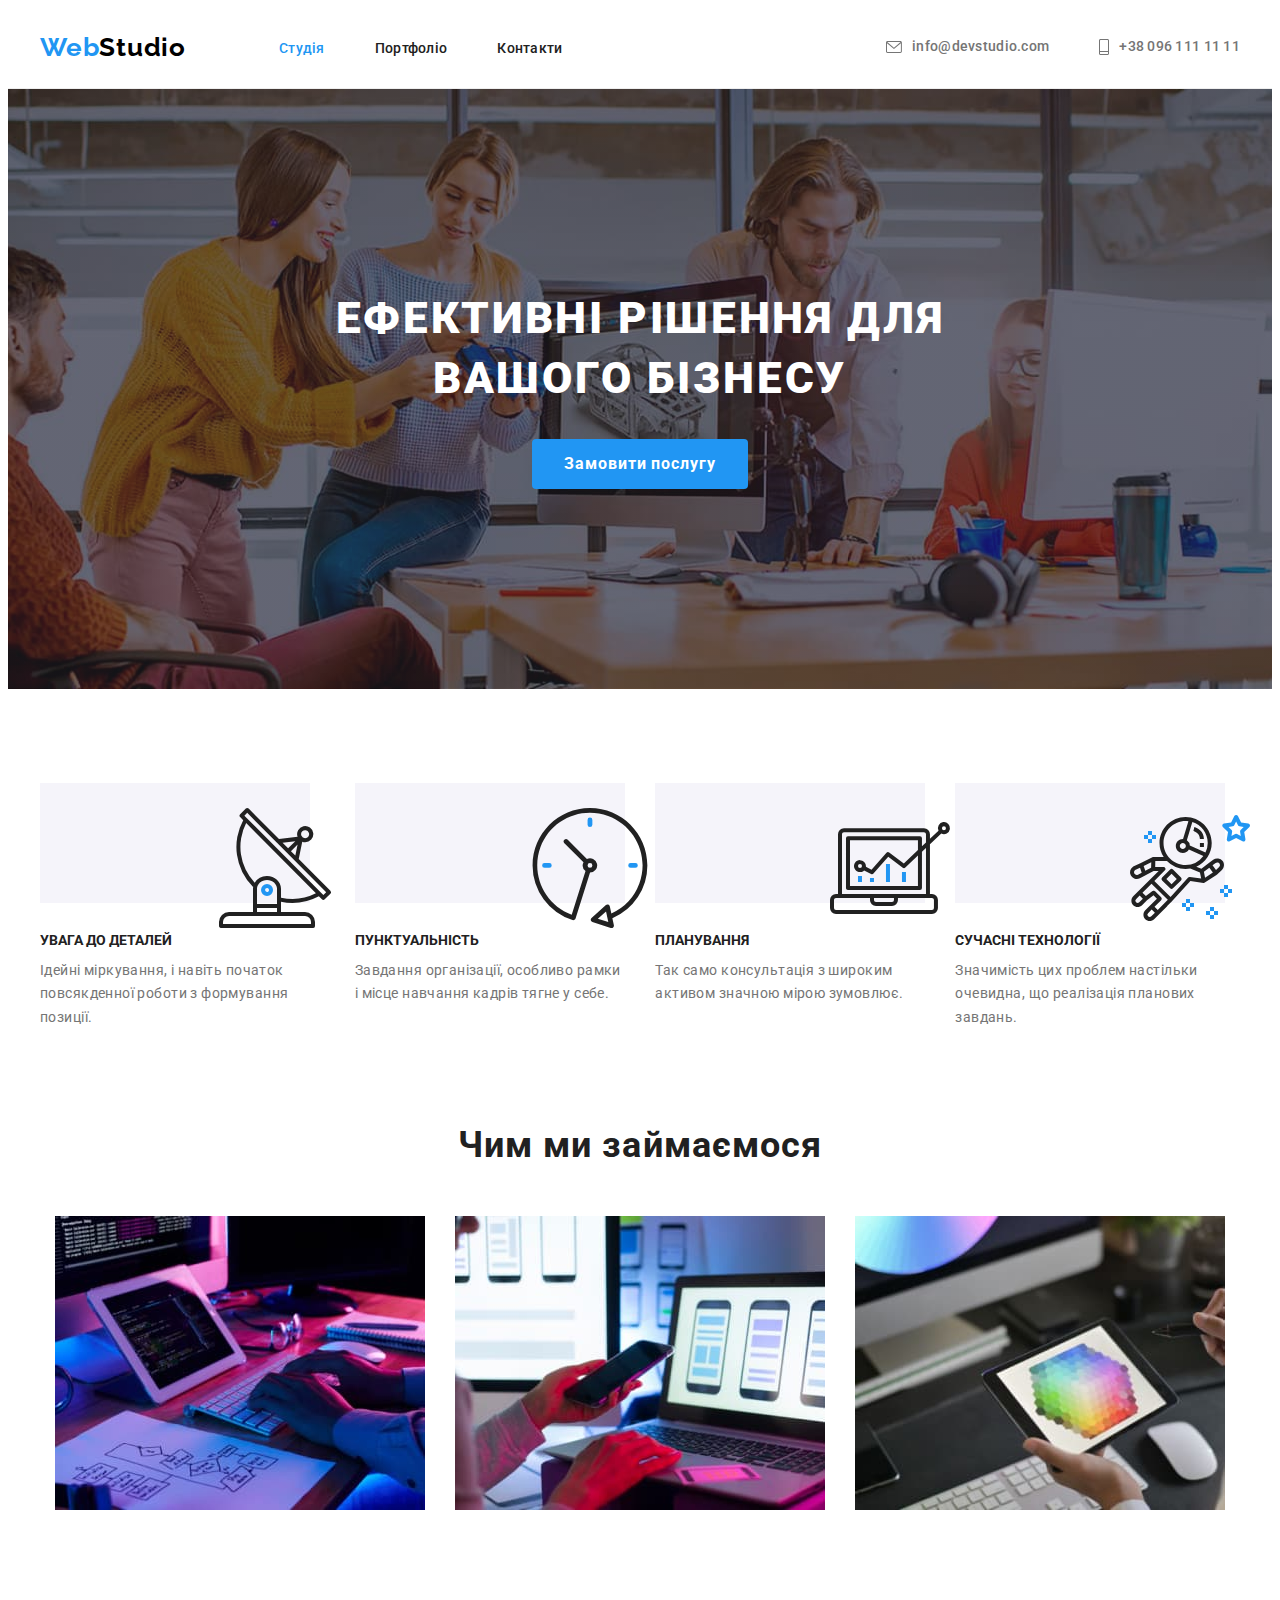
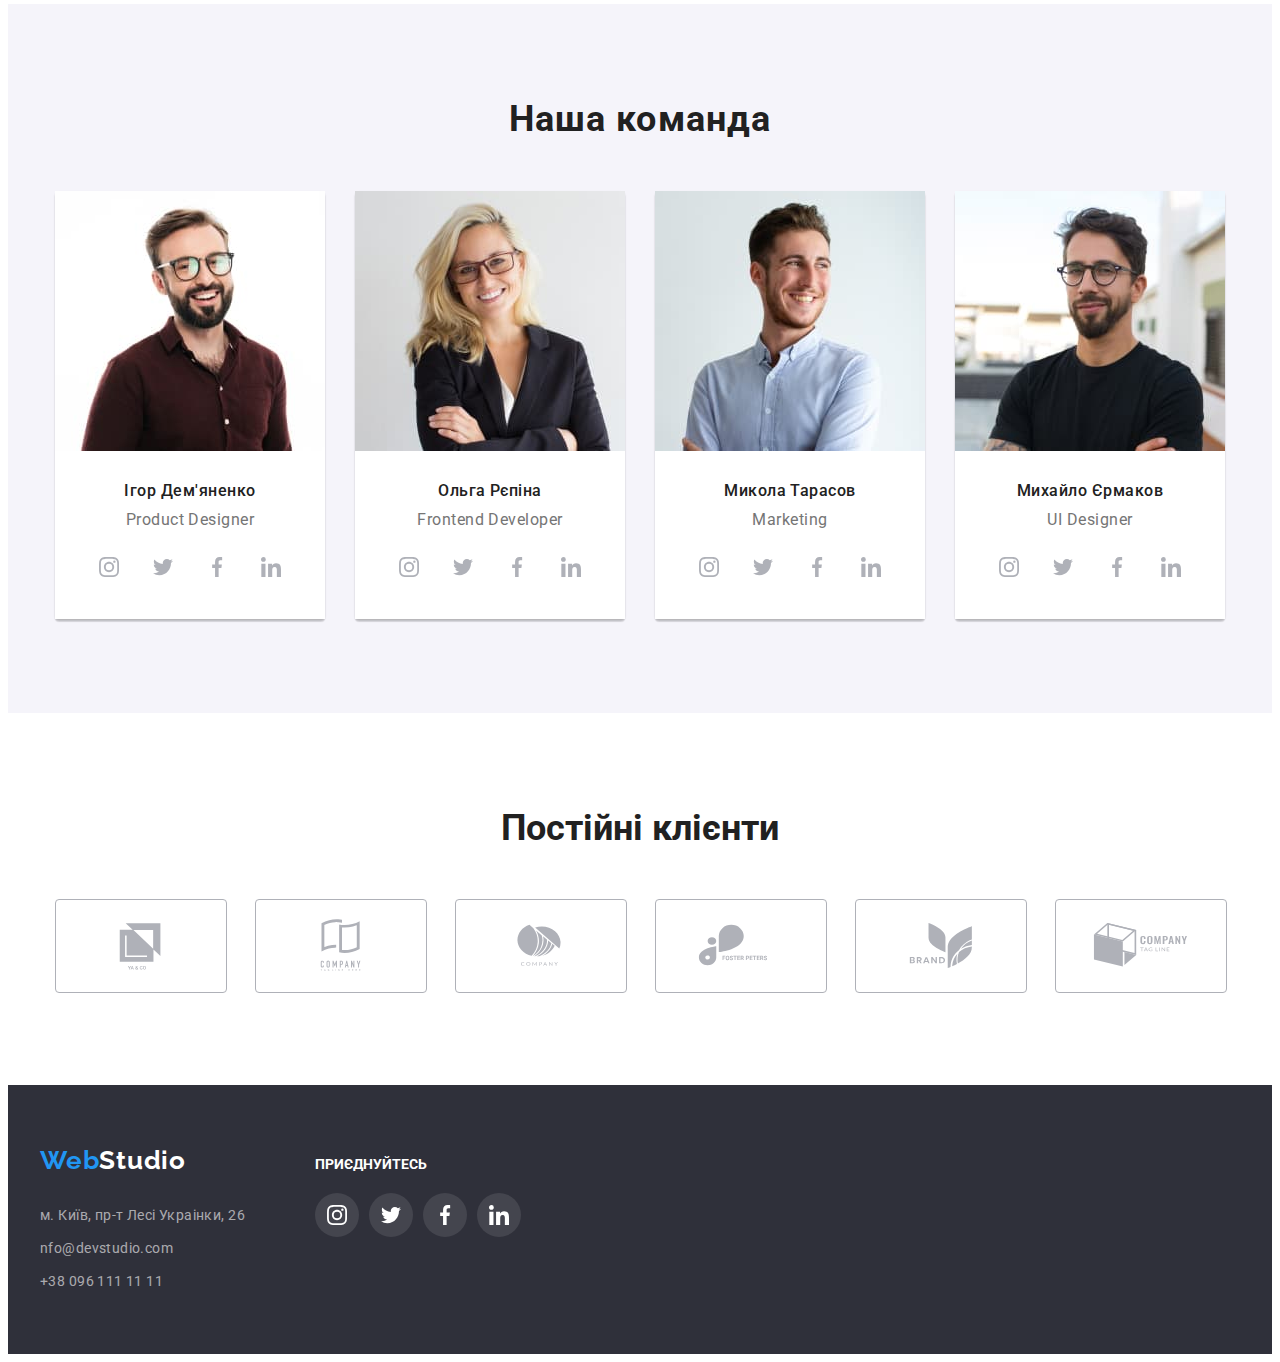
<file: index.html>
<!DOCTYPE html>
<html lang="uk">
<head>
    <meta charset="UTF-8">
    <meta http-equiv="X-UA-Compatible" content="IE=edge">
    <meta name="viewport" content="width=device-width, initial-scale=1.0">
    <title>Головна</title>
    <link rel="preconnect" href="https://fonts.googleapis.com" />
    <link rel="preconnect" href="https://fonts.gstatic.com" crossorigin />
    <link 
    href="https://fonts.googleapis.com/css2?family=Raleway:wght@700&family=Roboto:wght@400;500;700;900&display=swap" 
    rel="stylesheet">

    <link 
    rel="stylesheet" 
    href="https://cdnjs.cloudflare.com/ajax/libs/modern-normalize/1.1.0/modern-normalize.min.css" 
    integrity="sha512-wpPYUAdjBVSE4KJnH1VR1HeZfpl1ub8YT/NKx4PuQ5NmX2tKuGu6U/JRp5y+Y8XG2tV+wKQpNHVUX03MfMFn9Q==" 
    crossorigin="anonymous" referrerpolicy="no-referrer" />

    <link rel="stylesheet" href="./css/styles.css" />

</head>


<body>

    <!-- header -->

  
    <header class="header"> 
        
        <div class="container header-container">
            <a class="header-logo" href="#">
                <span class=" header-logo-web">Web</span>Studio</a>
         
         <nav class="navigation">           
            <ul class="header-nav">
                <li><a class="header-nav-link current" href="./index.html">Студія</a></li>
                <li><a class="header-nav-link" href="./portfolio.html">Портфоліо</a></li>
                <li><a class="header-nav-link" href="#">Контакти</a></li>
            </ul>
         </nav>

         <ul class="header-contacts">
            <li>
                <a class="header-contact" href="mailto:info@devstudio.com">
                <svg class="icon-mail" width="16" height="12">
                    <use href="./images/icons.svg#icon-envelope"></use>
                </svg>info@devstudio.com</a>
    
            </li>
            <li>

                <a class="header-contact" href="tel:+380961111111">
                    <svg class="icon-tel" width="10" height="16">
                        <use href="./images/icons.svg#icon-iconphone"></use>
                    </svg>+38 096 111 11 11</a>

            </li>
        </ul>

        </div>
        
     
    </header>

    <main>

      <!-- hero -->

        <section class="hero">
            <div class="container hero-container">
                <h1 class="hero-title">
                    Ефективні рішення для вашого бізнесу
                </h1>
                <button type="button" class="hero-btn btn">
                    Замовити послугу
                </button>                
            </div>            
        </section>

        <!-- description -->
        <section class="description">
            <div class="container description-container">
                <h2 hidden>description</h2>
            
          <ul class="description-list">
            <li class="description-list-item">
                <div class="description-wrapper-icon">                <svg class="description-icon" width="70" height="70">
                    <use href="./images/icons.svg#icon-antenna"></use>
                </svg>
                </div>

                <h3 class="description-subtitle">УВАГА ДО ДЕТАЛЕЙ</h3>
                <p class="description-text">Ідейні міркування, і навіть початок повсякденної роботи з формування позиції.</p>
            </li>
            <li class="description-list-item">
                <div class="description-wrapper-icon">                <svg class="description-icon" width="70" height="70">
                    <use href="./images/icons.svg#icon-clock"></use>
                </svg>
                </div>

                <h3 class="description-subtitle">ПУНКТУАЛЬНІСТЬ</h3>
                <p class="description-text">Завдання організації, особливо рамки і місце навчання кадрів тягне у себе.</p>
            </li>
            <li class="description-list-item">
                <div class="description-wrapper-icon">                <svg class="description-icon" width="70" height="70">
                    <use href="./images/icons.svg#icon-diagram"></use>
                </svg>
                </div>

                <h3 class="description-subtitle">ПЛАНУВАННЯ</h3>
                <p class="description-text">Так само консультація з широким активом значною мірою зумовлює.</p>
            </li>
            <li class="description-list-item">
                <div class="description-wrapper-icon">                <svg class="description-icon" width="70" height="70">
                    <use href="./images/icons.svg#icon-astronaut"></use>
                </svg>
                </div>

                <h3 class="description-subtitle">СУЧАСНІ ТЕХНОЛОГІЇ</h3>
                <p class="description-text">Значимість цих проблем настільки очевидна, що реалізація планових завдань.</p>
            </li>
          </ul>  
            </div>                     
        </section>

        <!-- about -->

        <section class="about">
            <div class="container about-container">
                <h2 class="about-subtitle">Чим ми займаємося</h2>
                <ul class="about-list">
                  <li class="about-list-item">
                    <img src="./images/img1.jpg" alt="комп'ютер" width="370" height="294">
                  </li>  
                  <li class="about-list-item">
                    <img src="./images/img2.jpg" alt="телефон" width="370" height="294">
                  </li>
                  <li class="about-list-item">
                    <img src="./images/img3.jpg" alt="планшет" width="370" height="294">
                  </li>
                </ul>
            </div>
           
        </section>

        <!-- team -->

        <section class="team" id="team">
            <div class="container team-container">
                <h2 class="team-subtitle">Наша команда</h2>

            <ul class= "team-list">

                <li class="team-item">
                    <img src="./images/igor.jpg" alt="наш дизайнер" width="270" height="260">

                    <div class="team-item-border">
                        <h3 class="team-member"> Ігор Дем'яненко</h3>
                        <p class="team-text">Product Designer</p> 
                        <ul class="team-soc-list">
                            <li class="team-soc-item">
                                <a class="team-soc-link link" href="#" target="_blank" rel="norefferer noopener">
                                    <svg class="team-soc-icon" width="20" height="20">
                                        <use href="./images/icons.svg#icon-instagram"></use>
                                    </svg>
                                </a>
                            </li>
                            <li class="team-soc-item">
                                <a class="team-soc-link link" href="#" target="_blank" rel="norefferer noopener">
                                    <svg class="team-soc-icon" width="20" height="20">
                                        <use href="./images/icons.svg#icon-twitter"></use>
                                    </svg>
                                </a>
                            </li>
                            <li class="team-soc-item">
                                <a class="team-soc-link link" href="#" target="_blank" rel="norefferer noopener">
                                    <svg class="team-soc-icon" width="20" height="20">
                                        <use href="./images/icons.svg#icon-facebook"></use>
                                    </svg>
                                </a>
                            </li>
                            <li class="team-soc-item">
                                <a class="team-soc-link link" href="#" target="_blank" rel="norefferer noopener">
                                    <svg class="team-soc-icon" width="20" height="20">
                                        <use href="./images/icons.svg#icon-linkedin"></use>
                                    </svg>
                                </a>
                            </li>
                        </ul> 
                    </div>
                
                    
                </li>
                <li class="team-item">
                    <img src="./images/olha.jpg" alt="наш розробник" width="270" height="260">
                    <div class="team-item-border">
                        <h3 class="team-member">Ольга Рєпіна</h3>
                        <p class="team-text"> Frontend Developer</p>
                        <ul class="team-soc-list">
                            <li class="team-soc-item">
                                <a class="team-soc-link link" href="#" target="_blank" rel="norefferer noopener">
                                    <svg class="team-soc-icon" width="20" height="20">
                                        <use href="./images/icons.svg#icon-instagram"></use>
                                    </svg>
                                </a>
                            </li>
                            <li class="team-soc-item">
                                <a class="team-soc-link link" href="#" target="_blank" rel="norefferer noopener">
                                    <svg class="team-soc-icon" width="20" height="20">
                                        <use href="./images/icons.svg#icon-twitter"></use>
                                    </svg>
                                </a>
                            </li>
                            <li class="team-soc-item">
                                <a class="team-soc-link link" href="#" target="_blank" rel="norefferer noopener">
                                    <svg class="team-soc-icon" width="20" height="20">
                                        <use href="./images/icons.svg#icon-facebook"></use>
                                    </svg>
                                </a>
                            </li>
                            <li class="team-soc-item">
                                <a class="team-soc-link link" href="#" target="_blank" rel="norefferer noopener">
                                    <svg class="team-soc-icon" width="20" height="20">
                                        <use href="./images/icons.svg#icon-linkedin"></use>
                                    </svg>
                                </a>
                            </li>
                        </ul> 
                    </div>

                   
                </li>
                <li class="team-item">
                    <img src="./images/mykola.jpg" alt="наш маркетолог" width="270" height="260">
                    <div class="team-item-border">
                        <h3 class="team-member">Микола Тарасов</h3>
                        <p class="team-text">Marketing</p>
                        <ul class="team-soc-list">
                            <li class="team-soc-item">
                                <a class="team-soc-link link" href="#" target="_blank" rel="norefferer noopener">
                                    <svg class="team-soc-icon" width="20" height="20">
                                        <use href="./images/icons.svg#icon-instagram"></use>
                                    </svg>
                                </a>
                            </li>
                            <li class="team-soc-item">
                                <a class="team-soc-link link" href="#" target="_blank" rel="norefferer noopener">
                                    <svg class="team-soc-icon" width="20" height="20">
                                        <use href="./images/icons.svg#icon-twitter"></use>
                                    </svg>
                                </a>
                            </li>
                            <li class="team-soc-item">
                                <a class="team-soc-link link" href="#" target="_blank" rel="norefferer noopener">
                                    <svg class="team-soc-icon" width="20" height="20">
                                        <use href="./images/icons.svg#icon-facebook"></use>
                                    </svg>
                                </a>
                            </li>
                            <li class="team-soc-item">
                                <a class="team-soc-link link" href="#" target="_blank" rel="norefferer noopener">
                                    <svg class="team-soc-icon" width="20" height="20">
                                        <use href="./images/icons.svg#icon-linkedin"></use>
                                    </svg>
                                </a>
                            </li>
                        </ul>  
                    </div>
                  
                    
                </li>
                <li class="team-item">
                    <img src="./images/mychailo.jpg" alt="наш дизайнер" width="270" height="260">
                    <div class="team-item-border">
                        <h3 class="team-member">Михайло Єрмаков</h3>
                        <p class="team-text">UI Designer</p>
                        <ul class="team-soc-list">
                            <li class="team-soc-item">
                                <a class="team-soc-link link" href="#" target="_blank" rel="norefferer noopener">
                                    <svg class="team-soc-icon" width="20" height="20">
                                        <use href="./images/icons.svg#icon-instagram"></use>
                                    </svg>
                                </a>
                            </li>
                            <li class="team-soc-item">
                                <a class="team-soc-link link" href="#" target="_blank" rel="norefferer noopener">
                                    <svg class="team-soc-icon" width="20" height="20">
                                        <use href="./images/icons.svg#icon-twitter"></use>
                                    </svg>
                                </a>
                            </li>
                            <li class="team-soc-item">
                                <a class="team-soc-link link" href="#" target="_blank" rel="norefferer noopener">
                                    <svg class="team-soc-icon" width="20" height="20">
                                        <use href="./images/icons.svg#icon-facebook"></use>
                                    </svg>
                                </a>
                            </li>
                            <li class="team-soc-item">
                                <a class="team-soc-link link" href="#" target="_blank" rel="norefferer noopener">
                                    <svg class="team-soc-icon" width="20" height="20">
                                        <use href="./images/icons.svg#icon-linkedin"></use>
                                    </svg>
                                </a>
                            </li>
                        </ul> 
                    </div>

                    
                </li>
            </ul>
            </div>
            
        </section>

<!-- clients -->
        <section class="clients">
            <div class="container clients-container">
                <h2 class="clients-subtitle">Постійні клієнти</h2>

                <ul class="clients-list">

                    <li class="clients-list-item">
                        <a class="clients-list-link" href="#" target="_blank" rel="norefferer noopener">
                            <svg class="clients-list-icon" width="106" height="60">
                            <use href="./images/icons.svg#icon-Logo1"></use>
                        </svg></a>
    
                    </li>
                    <li class="clients-list-item">
                        <a class="clients-list-link" href="#" target="_blank" rel="norefferer noopener">
                            <svg class="clients-list-icon" width="106" height="60">
                                <use href="./images/icons.svg#icon-Logo2" ></use>
                            </svg>
                        </a>

                    </li>
                    <li class="clients-list-item">
                        <a class="clients-list-link" href="#" target="_blank" rel="norefferer noopener">
                            <svg class="clients-list-icon" width="106" height="60">
                                <use href="./images/icons.svg#icon-Logo3"></use>
                            </svg>
                        </a>

                    </li>
                    <li class="clients-list-item">
                        <a class="clients-list-link" href="#" target="_blank" rel="norefferer noopener">
                            <svg class="clients-list-icon" width="106" height="60">
                                <use href="./images/icons.svg#icon-Logo4"></use>
                            </svg>
                        </a>

                    </li>
                    <li class="clients-list-item">
                        <a class="clients-list-link" href="#" target="_blank" rel="norefferer noopener">
                            <svg class="clients-list-icon" width="106" height="60">
                                <use href="./images/icons.svg#icon-Logo5"></use>
                            </svg>
                        </a>

                    </li>
                    <li class="clients-list-item">
                        <a class="clients-list-link" href="#" target="_blank" rel="norefferer noopener">
                            <svg class="clients-list-icon" width="106" height="60">
                                <use href="./images/icons.svg#icon-Logo6"></use>
                            </svg>
                        </a>

                    </li>
                </ul>
            </div>

        </section>
    </main>
    
    <!-- footer -->

    <footer class="contacts">
        
        <div class="container footer-container"><a href="./index.htm" class="footer-logo">
            <div class="footer-address">
                <span class="footer-logo-web">Web</span>Studio
                <address class="contacts-address">
        
                    <ul>
                    <li class="contacts-address-item">
                        <a class= "contacts-link"
                         href="https://goo.gl/maps/CPtrU1FHBa2aNyZL9" target="_blank" rel="noopener norefferer">м. Київ, пр-т Лесі Украінки, 26
                        </a>
                    
                    </li>
                    <li class="contacts-address-item">
                        <a 
                        class="contacts-mail"
                        href="mailto:nfo@devstudio.com">nfo@devstudio.com
                        </a>
                    </li>
                    <li class="contacts-address-item">
                        <a 
                        class="contacts-phone"
                        href="tel:+380961111111" >+38 096 111 11 11
                        </a>
                    </li>
                    </ul>
                </address>
            </div>


        <div class="footer-soc">
            <span class="footer-soc-uptitle">приєднуйтесь</span>
            <ul class="footer-soc-list">
                <li class="footer-soc-item">
                    <a class="footer-soc-link link" href="#" target="_blank" rel="norefferer noopener">
                        <svg class="footer-soc-icon" width="20" height="20">
                            <use href="./images/icons.svg#icon-instagram"></use>
                        </svg>
                    </a>
                </li>
                <li class="footer-soc-item">
                    <a class="footer-soc-link link" href="#" target="_blank" rel="norefferer noopener">
                        <svg class="footer-soc-icon" width="20" height="20">
                            <use href="./images/icons.svg#icon-twitter"></use>
                        </svg>
                    </a>
                </li>
                <li class="footer-soc-item">
                    <a class="footer-soc-link link" href="#" target="_blank" rel="norefferer noopener">
                        <svg class="footer-soc-icon" width="20" height="20">
                            <use href="./images/icons.svg#icon-facebook"></use>
                        </svg>
                    </a>
                </li>
                <li class="footer-soc-item">
                    <a class="footer-soc-link link" href="#" target="_blank" rel="norefferer noopener">
                        <svg class="footer-soc-icon" width="20" height="20">
                            <use href="./images/icons.svg#icon-linkedin"></use>
                        </svg>
                    </a>
                </li>
            </ul> 

        </div>
    </div>
</footer>

</body>
</html>
</file>
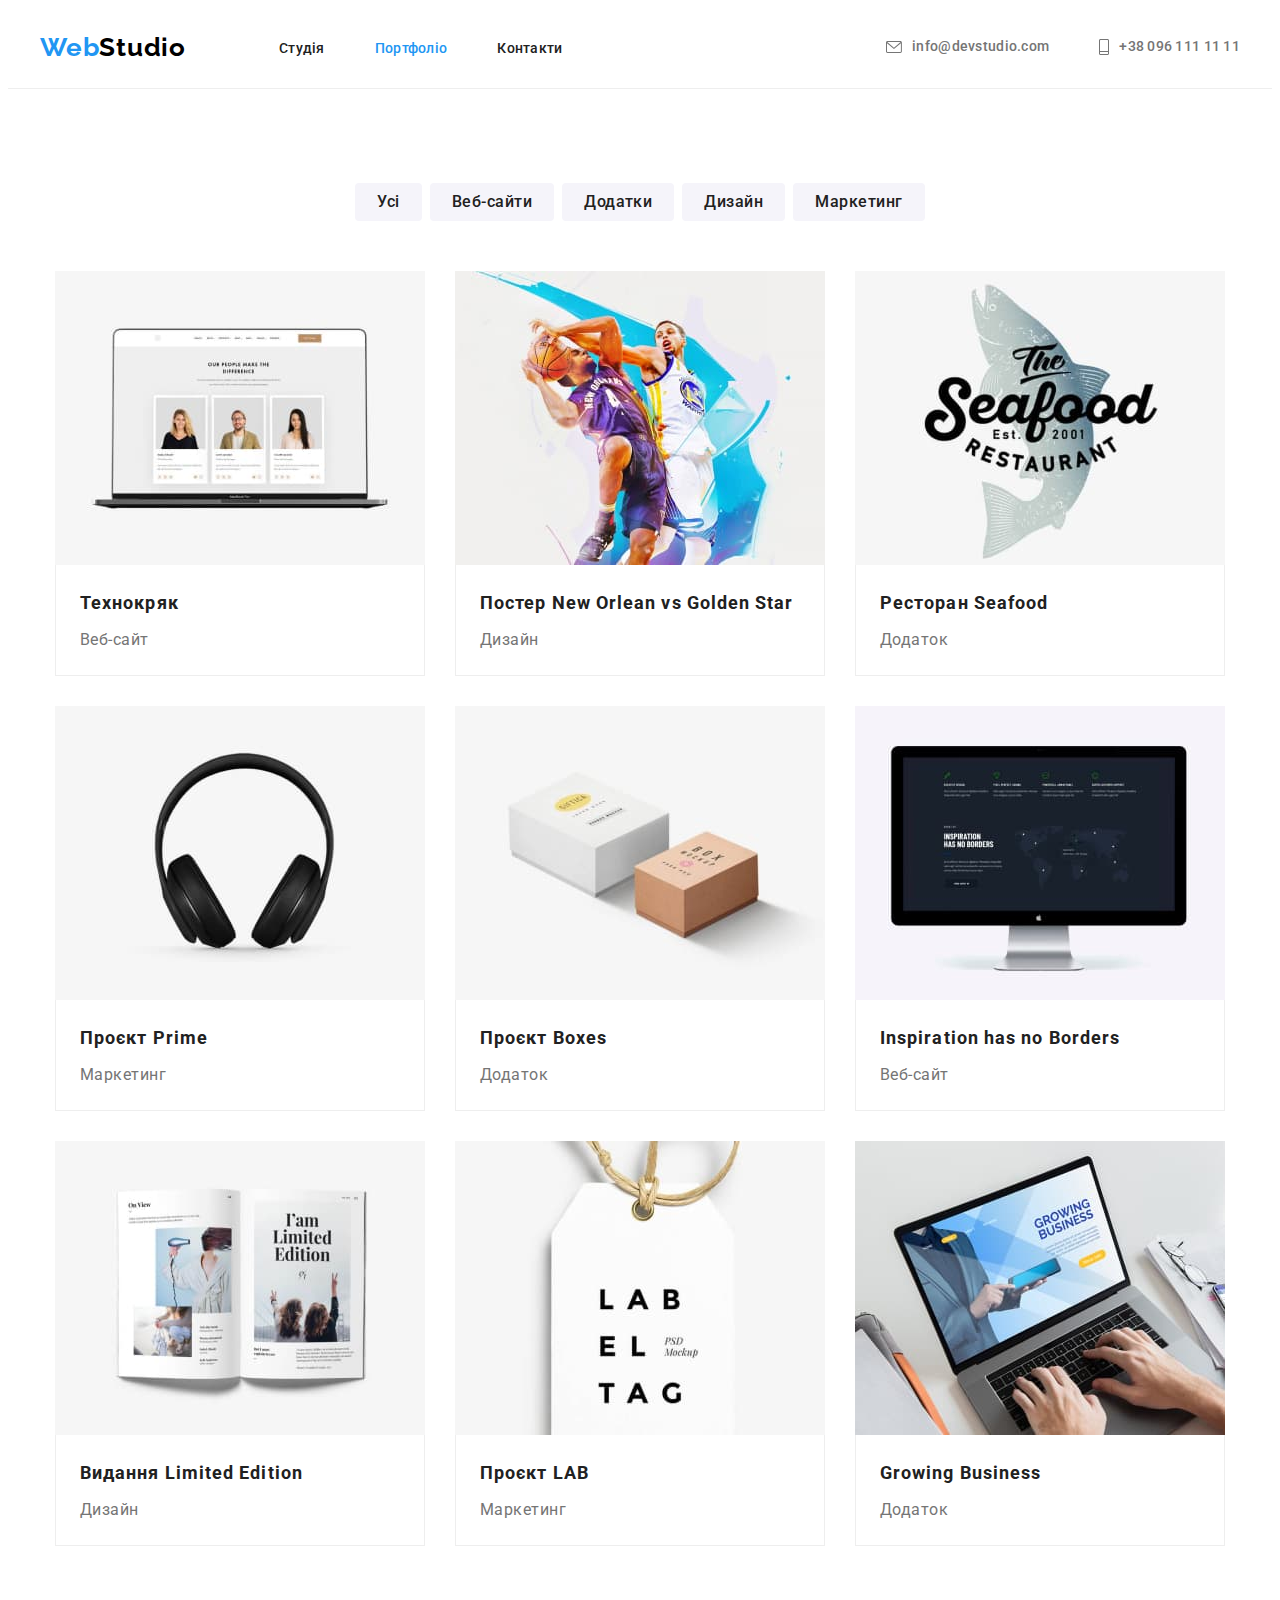
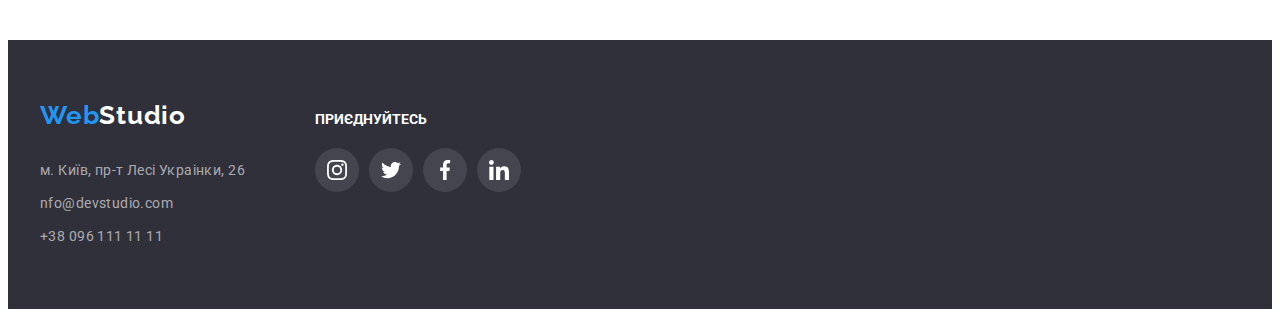
<file: portfolio.html>
<!DOCTYPE html>
<html lang="uk">
<head>
    <meta charset="UTF-8">
    <meta http-equiv="X-UA-Compatible" content="IE=edge">
    <meta name="viewport" content="width=device-width, initial-scale=1.0">
    <title>Портфоліо</title> 
    <link rel="preconnect" href="https://fonts.googleapis.com" />
    <link rel="preconnect" href="https://fonts.gstatic.com" crossorigin />   
    <link href="https://fonts.googleapis.com/css2?family=Raleway:wght@700&family=Roboto:wght@400;500;700;900&display=swap" rel="stylesheet">

    <link 
    rel="stylesheet" 
    href="https://cdnjs.cloudflare.com/ajax/libs/modern-normalize/1.1.0/modern-normalize.min.css" 
    integrity="sha512-wpPYUAdjBVSE4KJnH1VR1HeZfpl1ub8YT/NKx4PuQ5NmX2tKuGu6U/JRp5y+Y8XG2tV+wKQpNHVUX03MfMFn9Q==" 
    crossorigin="anonymous" referrerpolicy="no-referrer" />
    
    <link rel="stylesheet" href="./css/styles.css" />
</head>


<body>

    <!-- ---------------------header----------------------- -->
    <header class="header"> 
        
        <div class="container header-container">
            <a class="header-logo" href="#">
                <span class=" header-logo-web">Web</span>Studio</a>
         
         <nav class="navigation">           
            <ul class="header-nav">
                <li><a class="header-nav-link" href="./index.html">Студія</a></li>
                <li><a class="header-nav-link current" href="./portfolio.html">Портфоліо</a></li>
                <li><a class="header-nav-link" href="#">Контакти</a></li>
            </ul>
         </nav>

         <ul class="header-contacts">
            <li>
                <a class="header-contact" href="mailto:info@devstudio.com">
                <svg class="icon-mail" width="16" height="12">
                    <use href="./images/icons.svg#icon-envelope"></use>
                </svg>info@devstudio.com</a>
    
            </li>
            <li>

                <a class="header-contact" href="tel:+380961111111">
                    <svg class="icon-tel" width="10" height="16">
                        <use href="./images/icons.svg#icon-iconphone"></use>
                    </svg>+38 096 111 11 11</a>

            </li>
        </ul>

        </div>
        
     
    </header>

    <!-- --------------------filter-btn-------------------------- -->

    <main>
        <section class="filter">
            <div class="container filter-container">
                <h1 class="hidden">portfolio</h1>

            <ul class="filter-list">
                <li><button type="button" class="filter-btn"> Усі</button></li>
                <li><button type="button" class="filter-btn"> Веб-сайти</button></li>
                <li><button type="button" class="filter-btn"> Додатки</button></li>
                <li><button type="button" class="filter-btn"> Дизайн</button></li>
                <li><button type="button" class="filter-btn"> Маркетинг</button></li>
            </ul>

        
            
            <ul class="filter-portfolio">
                <li class="filter-item">
                    <a class="link-card" href="#">
                        <img src="./images/technokryak.jpg" alt="Технокряк" width="370" height="294">
                        <div class="filter-item-border">
                            <h3 class="filter-title">Технокряк</h3>
                            <p class="filter-text">Веб-сайт</p>
                        </div>                        
                    </a>
                </li>


                <li class="filter-item">
                    <a class="link-card" href="#">
                        <img src="./images/poster.jpg" alt="Постер New Orlean vs Golden Star" width="370" height="294">
                        <div class="filter-item-border">
                            <h3 class="filter-title">Постер New Orlean vs Golden Star</h3>
                            <p class="filter-text">Дизайн</p>
                        </div>                        
                    </a>
                </li>


                <li class="filter-item">
                    <a class="link-card" href="#">
                        <img src="./images/seafood.jpg" alt="Ресторан Seafood" width="370" height="294">
                        <div class="filter-item-border">
                            <h3 class="filter-title">Ресторан Seafood</h3>
                            <p class="filter-text">Додаток</p>
                        </div>
                    </a>
                </li>


                <li class="filter-item">
                    <a class="link-card" href="#">
                        <img src="./images/prime.jpg" alt="Проєкт Prime" width="370" height="294">
                        <div class="filter-item-border">
                            <h3 class="filter-title">Проєкт Prime</h3>
                            <p class="filter-text">Маркетинг</p>
                        </div>
                    </a>
                </li>


                <li class="filter-item">
                    <a class="link-card" href="#">
                        <img src="./images/boxes.jpg" alt="Проєкт Boxes" width="370" height="294">
                        <div class="filter-item-border">
                            <h3 class="filter-title">Проєкт Boxes</h3>
                            <p class="filter-text">Додаток</p>
                        </div>
                    </a>
                </li>


                <li class="filter-item">
                    <a class="link-card" href="#">
                        <img src="./images/inspiration.jpg" alt="Inspiration has no Borders" width="370" height="294">
                        <div class="filter-item-border">
                            <h3 class="filter-title">Inspiration has no Borders</h3>
                            <p class="filter-text">Веб-сайт</p>
                        </div>
                    </a>
                </li>


                <li class="filter-item">
                    <a class="link-card" href="#">
                        <img src="./images/limitededition.jpg" alt="Видання Limited Edition" width="370" height="294">
                        <div class="filter-item-border">
                            <h3 class="filter-title">Видання Limited Edition</h3>
                            <p class="filter-text">Дизайн</p>
                        </div>
                    </a>
                </li>


                <li class="filter-item">
                    <a class="link-card" href="#">
                        <img src="./images/lab.jpg" alt="Проєкт LAB" width="370" height="294">
                        <div class="filter-item-border">
                            <h3 class="filter-title">Проєкт LAB</h3>
                            <p class="filter-text">Маркетинг</p>
                        </div>
                    </a>
                </li>


                <li class="filter-item">
                    <a class="link-card" href="#">
                        <img src="./images/business.jpg" alt="Growing Business" width="370" height="294">
                        <div class="filter-item-border">
                            <h3 class="filter-title">Growing Business</h3>
                            <p class="filter-text">Додаток</p>
                        </div>
                    </a>
                </li>
            </ul>
                    </div>
            
        </section>
        
    </main>

    <!-- -------------------------footer---------------------------------- -->

    <footer class="contacts">
        
        <div class="container footer-container"><a href="./index.htm" class="footer-logo">
            <div class="footer-address">
                <span class="footer-logo-web">Web</span>Studio
                <address class="contacts-address">
        
                    <ul>
                    <li class="contacts-address-item">
                        <a
                        class= "contacts-link"
                         href="https://goo.gl/maps/CPtrU1FHBa2aNyZL9" target="_blank" rel="noopener norefferer">м. Київ, пр-т Лесі Украінки, 26
                        </a>
                    </li>
                    <li class="contacts-address-item">
                        <a 
                        class="contacts-mail"
                        href="mailto:nfo@devstudio.com">nfo@devstudio.com
                        </a>
                    </li>
                    <li class="contacts-address-item">
                        <a 
                        class="contacts-phone"
                        href="tel:+380961111111" >+38 096 111 11 11
                        </a>
                    </li>
                    </ul>
                </address>
            </div>


        <div class="footer-soc">
            <span class="footer-soc-uptitle">приєднуйтесь</span>
            <ul class="footer-soc-list">
                <li class="footer-soc-item">
                    <a class="footer-soc-link link" href="#" target="_blank" rel="norefferer noopener">
                        <svg class="footer-soc-icon" width="20" height="20">
                            <use href="./images/icons.svg#icon-instagram"></use>
                        </svg>
                    </a>
                </li>
                <li class="footer-soc-item">
                    <a class="footer-soc-link link" href="#" target="_blank" rel="norefferer noopener">
                        <svg class="footer-soc-icon" width="20" height="20">
                            <use href="./images/icons.svg#icon-twitter"></use>
                        </svg>
                    </a>
                </li>
                <li class="footer-soc-item">
                    <a class="footer-soc-link link" href="#" target="_blank" rel="norefferer noopener">
                        <svg class="footer-soc-icon" width="20" height="20">
                            <use href="./images/icons.svg#icon-facebook"></use>
                        </svg>
                    </a>
                </li>
                <li class="footer-soc-item">
                    <a class="footer-soc-link link" href="#" target="_blank" rel="norefferer noopener">
                        <svg class="footer-soc-icon" width="20" height="20">
                            <use href="./images/icons.svg#icon-linkedin"></use>
                        </svg>
                    </a>
                </li>
            </ul> 

        </div>
    </div>
</footer>

</body>
</html>
</file>
<file: css/styles.css>
:root {
  --primary-text-color:#757575;
  --secondary-text-color: #ffffff;
  --title-text-color:#212121;
  --accent-color:#2196F3;
  --primary-background-color: #FFFFFF; 
}



    /* -----------------------all--------------------- */

body {
  background-color:var(--primary-background-color);
  color: var(--primary-text-color);
  font-family: 'Roboto', sans-serif;
} 

ul {
  list-style: none;
  margin: 0;
  padding: 0;
}

a {
  text-decoration: none;
  color: inherit;
}


h1,
h2,
h3,
h4,
h5,
h6,
p {
  margin: 0;
  color: var(--title-text-color);   
}

img {
  display: block;
  max-width: 100%;
  height: auto;
}

.hidden {
  position: absolute;
  width: 1px;
  height: 1px;
  margin: -1px;
  padding: 0;
  overflow:hidden;
  border: 0;
  clip:rect(0 0 0 0);
}

.container {
  width: 1200px;
  padding-left: 15px;
  padding-right: 15px;
  margin: 0 auto;
  /* outline: 5px solid tomato; */
}


/* ----------------------logo--------------------------- */
.header {
  padding-top: 24px;
  padding-bottom: 25px; 
  border-bottom: 1px solid #EEEEEE; 
}


.header-container {
  display: flex;
  align-items: center;
}

.header-logo {
  margin-right: 93px;

  color: #000000;
  font-family: 'Raleway', sans-serif; 
  font-weight: 700;
  font-size: 26px;
  line-height: 1.19;
  letter-spacing: 0.03em;
}

.header-logo-web {
    color: #2196F3;
    font-family: 'Raleway', sans-serif;
    font-weight: 700;
    font-size: 26px;
    line-height: 1.19;
    letter-spacing: 0.03em;
}



/* --------------------navigation---------------------- */

.header-nav {
  display:flex;
  gap: 50px; 
}

.navigation {
  margin-right: auto;
}

.header-nav-link {
    font-weight: 500;
    font-size: 14px;
    line-height: 1.14;
    letter-spacing: 0.02em;
    color: var(--title-text-color);
  }
  
.header-nav-link:hover,
.header-nav-link:focus {
    color:var(--accent-color);
  }

/* ------------------------contacts-------------------- */

.header-nav-link.current {
  font-weight: 500;
  font-size: 14px;
  line-height: 1.14;
  letter-spacing: 0.02em;
  color:var(--accent-color);
}

.header-nav-link {
  font-weight: 500;
  font-size: 14px;
  line-height: 1.14;
  letter-spacing: 0.02em;
  color: var(--title-text-color);
}

.header-contacts {
  display: flex;
  gap: 50px;
}

.header-contact {
  display: flex;
  align-items: center;
  font-weight: 500;
  font-size: 14px;
  line-height: 1.14;
  letter-spacing: 0.02em;
  color: inherit;

}

.icon-mail,
.icon-tel {
  margin-right: 10px; 
  fill:currentColor;    
}

.header-contact:hover , 
.header-contact:focus {
  color:var(--accent-color);
}

/* ------------------------hero----------------------- */

.hero {
  background-image:  linear-gradient(
    rgba(47, 48, 58, 0.4),
    rgba(47, 48, 58, 0.4)
    ),
    url(../images/hero_image.jpg);
  background-repeat: no-repeat;
  background-position: center;
  background-size: cover;
  max-width: 1600px;
  margin: 0 auto;
  
  
  padding-top: 200px;
  padding-bottom: 200px;
  
}

.hero-title {
  font-weight: 900;
  font-size: 44px;
  line-height: 1.36; 
  text-align: center;
  letter-spacing: 0.06em;
  text-transform: uppercase;
  color: var(--secondary-text-color);  
  max-width: 696px;
  margin: 0 auto; 
}

.hero-btn {
  display: block;
  margin: 0 auto;
  margin-top: 30px;

  min-width: 216px;
  height: 50px;

  font-family: 'Roboto',sans-serif;
  background-color:var(--accent-color);
  border: none;
  color: var(--secondary-text-color);
  font-weight: 700;
  font-size: 16px;
  line-height: 1.88;
  letter-spacing: 0.06em;
  cursor: pointer;
  border-radius: 4px;
}



/* ---------------------description-------------------- */

.description {
padding-top: 94px;
padding-bottom: 94px;
}

.description-list {
  display: flex;
  gap: 30px;
  justify-content: center;  
}

.description-list-item {
  width: calc((100%-90px) / 4 );

}

.description-wrapper-icon{
  background-color: #F5F4FA;
  width: 270px;
  height: 120px; 
}

.description-icon {  
  width: 100%;
  height: 100%;
  border-radius: 4px;
  padding: 25px 100px 25px 100px; 
  
}

.description-subtitle { 
  font-size: 14px;
  line-height: 1.14;
  text-transform: uppercase;

  margin-bottom: 10px;
  margin-top: 30px;
}

.description-text {  
  font-size: 14px;
  line-height: 1.71;
  letter-spacing: 0.03em;
  color: var(--primary-text-color);
}

/* -----------------------about---------------------- */

.about {
    padding-bottom: 94px;  
}

.about-list {
  display: flex;
  gap: 30px;
  justify-content: center;  
}


.about-list-item {
width: calc((100%-60px) / 3);
}

.about-subtitle,
.team-subtitle {
  color: var(--title-text-color);
  font-size: 36px;
  line-height: 1.17;
  letter-spacing: 0.03em;
  text-align: center;
}

.about-subtitle {
  margin-bottom: 50px;
}


/* -------------------team------------------------- */

.team {
  
  background-color: #F5F4FA;
  padding-top: 94px;
  padding-bottom: 94px;
}

.team-list {
  display: flex;
  gap: 30px;
  justify-content: center;   
}

.team-item-border {
  padding: 30px 0;
  background-color: var(--primary-background-color);  
}


.team-item {
  width: calc((100%-90px) / 4);
  border-radius: 4px;
  box-shadow: 0px 3px 1px rgba(0, 0, 0, 0.1), 0px 1px 2px rgba(0, 0, 0, 0.08), 0px 2px 2px rgba(0, 0, 0, 0.12);

  }

.team-subtitle{
  margin-bottom: 50px;
}


.team-member {  
 
  margin-bottom: 10px;

  font-weight: 500;
  font-size: 16px;
  line-height: 1.19;
  letter-spacing: 0.03em;
  text-align: center;
}

.team-text { 
  
  font-size: 16px;
  line-height: 1.19;
  letter-spacing: 0.03em;
  text-align: center;
  color:var(--primary-text-color); 
  margin-bottom: 16px; 
}

.team-soc-list {
  display: flex;
  justify-content: center;
  gap: 10px;
}
.team-soc-item {
  width: 44px;
  height: 44px;
}

.team-soc-link {
  width: 100%;
  height: 100%;
  display: flex;
  align-items: center;
  justify-content: center;
  border-radius: 50%;
  fill: #AFB1B8;
}

.team-soc-link:hover,
.team-soc-link:focus {
  background-color: var(--accent-color);
}

.team-soc-link:hover .team-soc-icon,
.team-soc-link:focus .team-soc-icon {
  fill: #FFFFFF;
}

/* --------------------clients-------------------- */

.clients {
  padding-top: 94px;
  padding-bottom: 94px;
}

.clients-list {
  display: flex;
  gap: 30px;
  justify-content: center;
}

.clients-subtitle {
  margin-bottom: 50px;
  text-align: center;
  font-size: 36px;
  line-height: 1.17;
}

.clients-list-item {
  width: 170px;
  height: 92px;
}
.clients-list-link {
  width: 100%;
  height: 100%;  
  display: flex;
  
  align-items: center;
  justify-content: center;
  fill: #AFB1B8;
  border: 1px solid #AFB1B8;
  border-radius: 4px;
}

.clients-list-link:hover,
.clients-list-link:focus {
  border-color: var(--accent-color);
  
}

.clients-list-link:hover .clients-list-icon,
.clients-list-link:focus .clients-list-icon {
  fill: var(--accent-color);
  
}

/* ------------------filter-btn-------------------- */

.filter {
  padding-top: 94px;
  padding-bottom: 94px;
}

.filter-list {
  display: flex;
  gap: 8px;
  justify-content:center;
  margin-bottom: 50px;  
}


.filter-btn {
  font-family: 'Roboto', sans-serif;
  font-weight: 500;
  font-size: 16px;
  line-height: 1.63;
  text-align: center;
  letter-spacing: 0.03em;
  color: var(--title-text-color);
  background-color: #F5F4FA;
  border: none;
  cursor: pointer;
  padding: 6px 22px;
  border-radius: 4px;
}

.filter-btn-active {
  font-family: 'Roboto', sans-serif;
  font-weight: 500;
  font-size: 16px;
  line-height: 1.63;
  letter-spacing: 0.03em;
  color: var(--secondary-text-color);
  background-color: var(--accent-color);
  border: none;
  cursor: pointer;
  border-radius: 4px;

}

.filter-btn:hover,
.filter-btn:focus{
  color:var(--secondary-text-color);
  background-color: #2196F3;
  box-shadow: 0px 3px 1px rgba(0, 0, 0, 0.1), 0px 1px 2px rgba(0, 0, 0, 0.08), 0px 2px 2px rgba(0, 0, 0, 0.12);  
}

/* -------------------------filter-portfolio----------------------------- */
.filter-portfolio {
  display: flex;
  flex-wrap: wrap;
  gap: 30px;
  justify-content:center;  
}

.filter-item-border {
  padding: 20px 24px;

  border-right: 1px solid #EEEEEE;
  border-bottom: 1px solid #EEEEEE;
  border-left: 1px solid #EEEEEE;;
}

.filter-title {
  margin-bottom: 4px;

  font-family: inherit;
  font-weight: 700;
  font-size: 18px;
  line-height: 2;
  letter-spacing: 0.06em;
  color: #212121;
}

.filter-text {
  font-family: inherit;
  font-weight: 400;
  font-size: 16px;
  line-height: 1.88;
  letter-spacing: 0.03em;
  color: var(--primary-text-color);
}

.link-card {
  display: block;
}

.link-card:hover,
.link-card:focus {
  box-shadow: 1px 4px 6px rgba(0, 0, 0, 0.16), 0px 4px 4px rgba(0, 0, 0, 0.06), 0px 1px 1px rgba(0, 0, 0, 0.12)
 }

.filter-title:hover,
.filter-text:hover 
/* .filter-title:focus
.filter-text:focus  */{
  color:var(--accent-color);
} 

/* --------------------footer--------------------- */

.contacts {
    
  padding-top: 60px;
  padding-bottom: 60px;

  background-color:  #2F303A;
}

.footer-logo{
  font-family: 'Raleway', sans-serif;
  font-weight: 700;
  font-size: 26px;
  line-height: 1.19;
  letter-spacing: 0.03em;
  color: var(--secondary-text-color);
 
}

.footer-logo-web {
  font-family: 'Raleway', sans-serif;
  font-weight: 700;
  font-size: 26px;
  line-height: 1.19;
  letter-spacing: 0.03em;
  color: var(--accent-color);
}



/* ----------------------address-------------------- */

.footer-container{
  display: flex;
  align-items: baseline;
}
.contacts-address {
  display: block;
  margin-top: 20px;
}

.contacts-link {  
  margin-bottom: 9px;
  
  font-family: 'Roboto', sans-serif;
  font-size: 14px;
  line-height: 1.71;
  letter-spacing: 0.03em;
  color: rgba(255, 255, 255, 0.6);
  font-style: normal;
}

.contacts-address-item {
  margin-bottom: 9px;  
}

.contacts-address-item:last-child {
  margin-bottom: 0;
}

.contacts-mail,
.contacts-phone {
  font-family: 'Roboto', sans-serif;
  font-style:normal;
  font-size: 14px;
  line-height: 1.71;
  letter-spacing: 0.03em;
  color: rgba(255, 255, 255, 0.6);
}


.contacts-link:hover,
.contacts-mail:hover,
.contacts-phone:hover,
.contacts-link:focus,
.contacts-mail:focus,
.contacts-phone:focus {
   color:var(--secondary-text-color); 
} 
/* ---------------------footer-soc--------------------- */
.footer-soc {
  margin-left: 70px;
}
.footer-soc-uptitle{
  font-size: 14px;
  line-height: 1.14;
  font-weight: 700;
  letter-spacing: 3%; 
  text-transform: uppercase; 
  color: var(--secondary-text-color);  
}

.footer-soc-list {
  display: flex;
  justify-content: center;
  
  gap: 10px;
  margin-top: 20px;
}

.footer-soc-item {
  width: 44px;
  height: 44px;
}

.footer-soc-link {
  width: 100%;
  height: 100%;
  border-radius: 50%;
  display: flex;
  align-items: center;
  justify-content: center;
  background-color:rgba(255, 255, 255, 0.1);
  fill: #FFFFFF;
}

.footer-soc-link:hover, 
.footer-soc-link:focus {
  background-color: var(--accent-color);  
}
</file>
